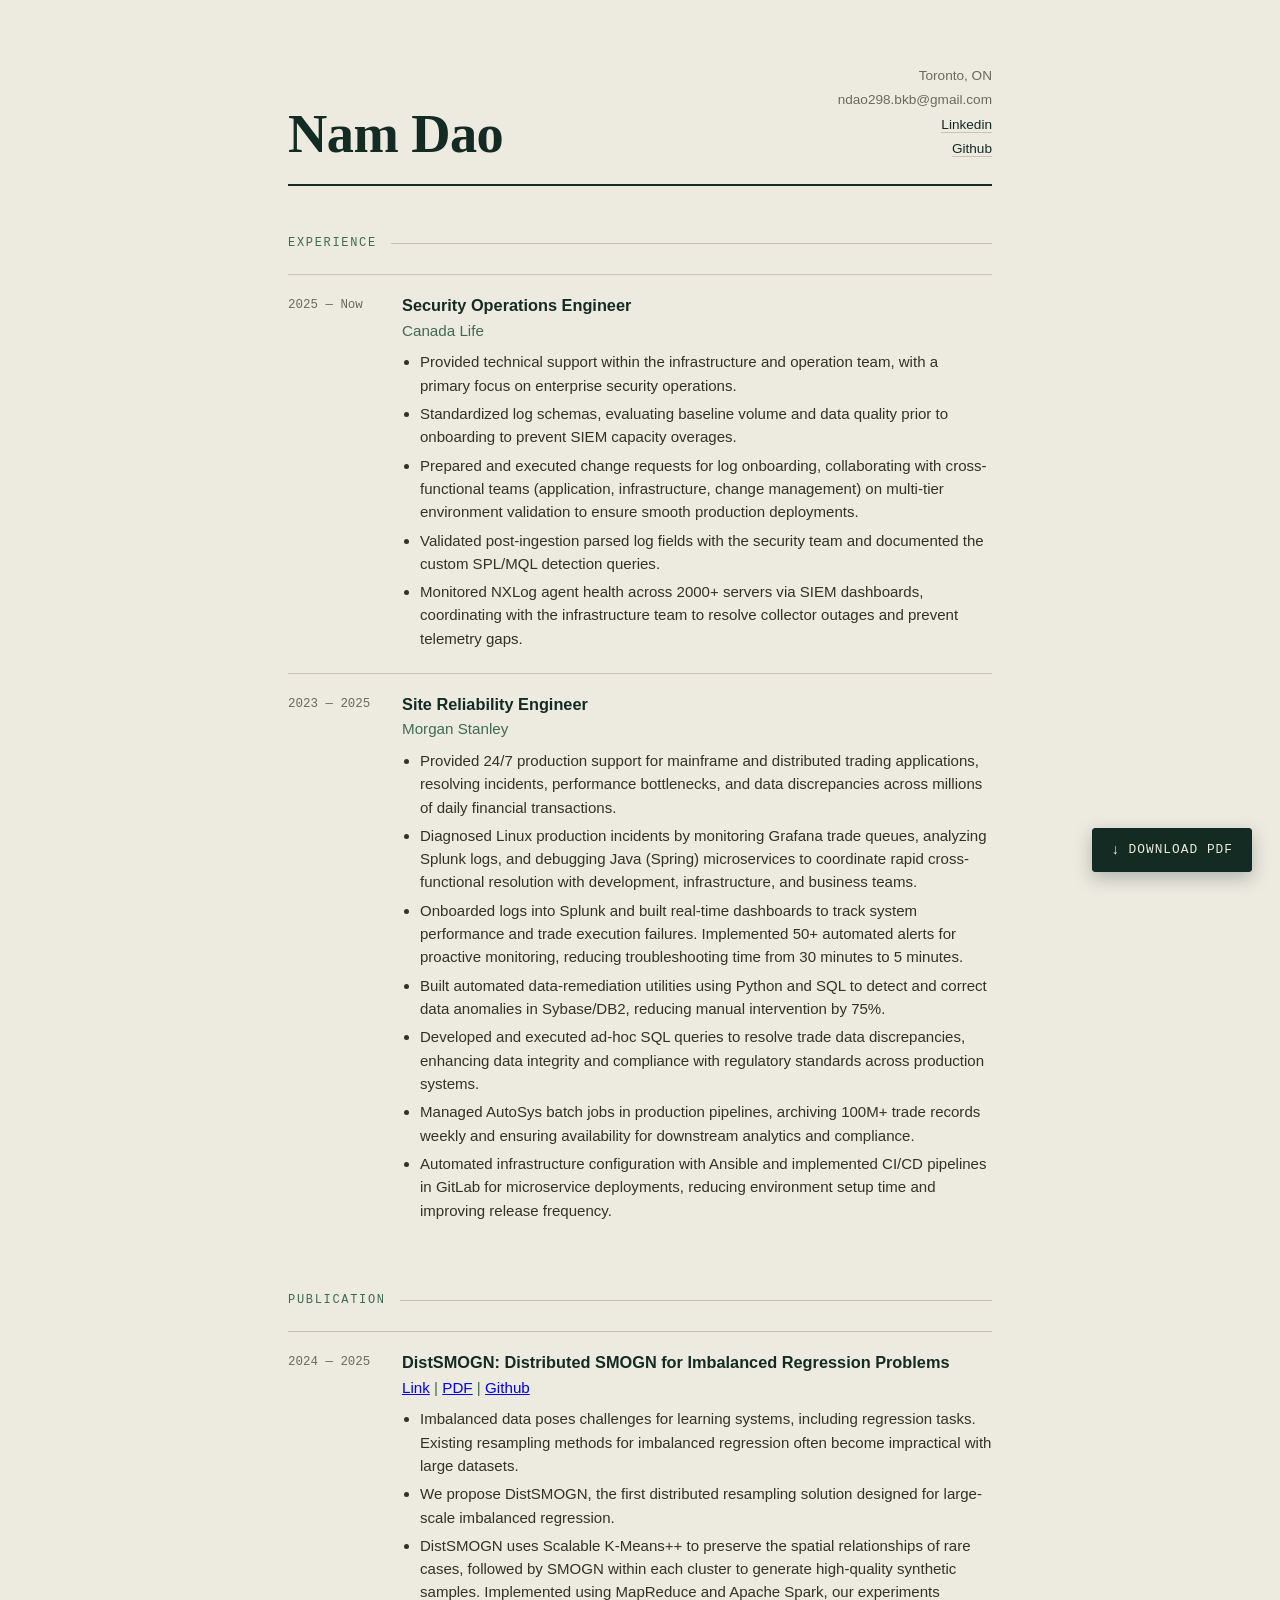
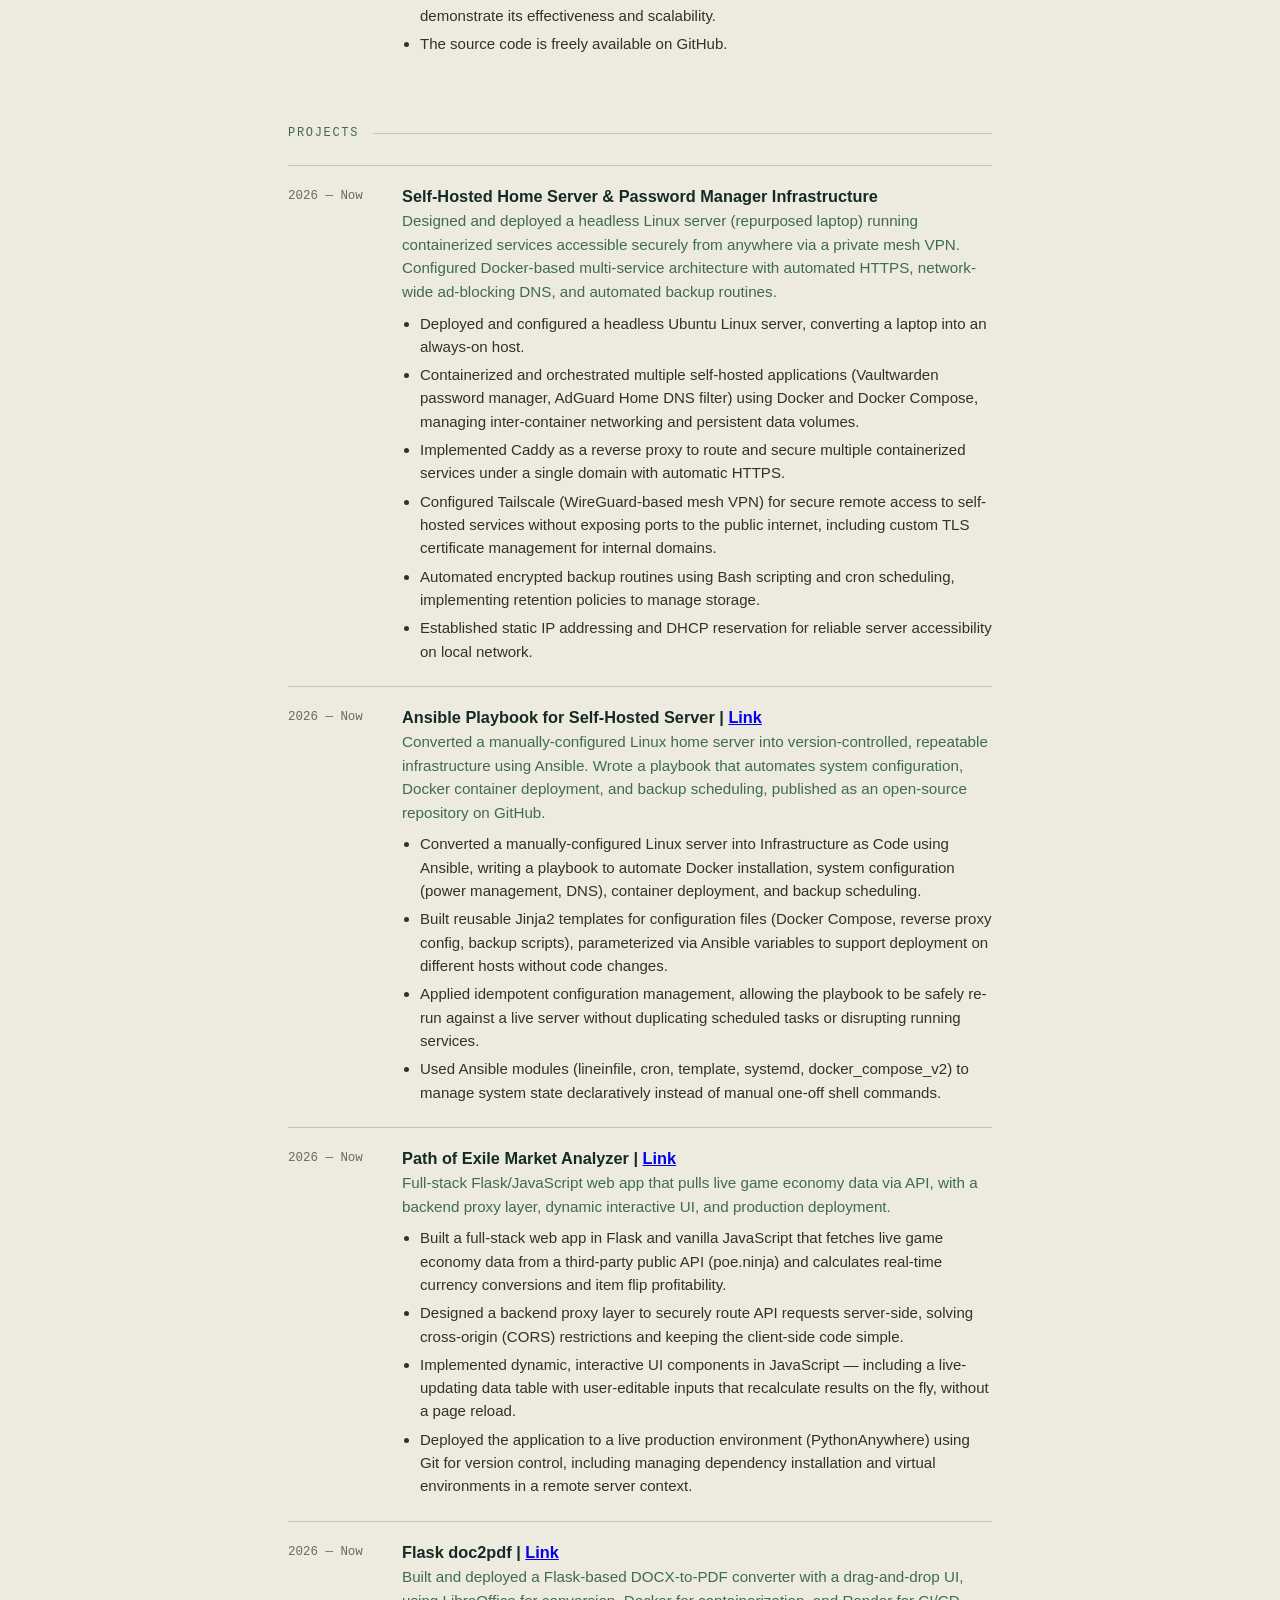
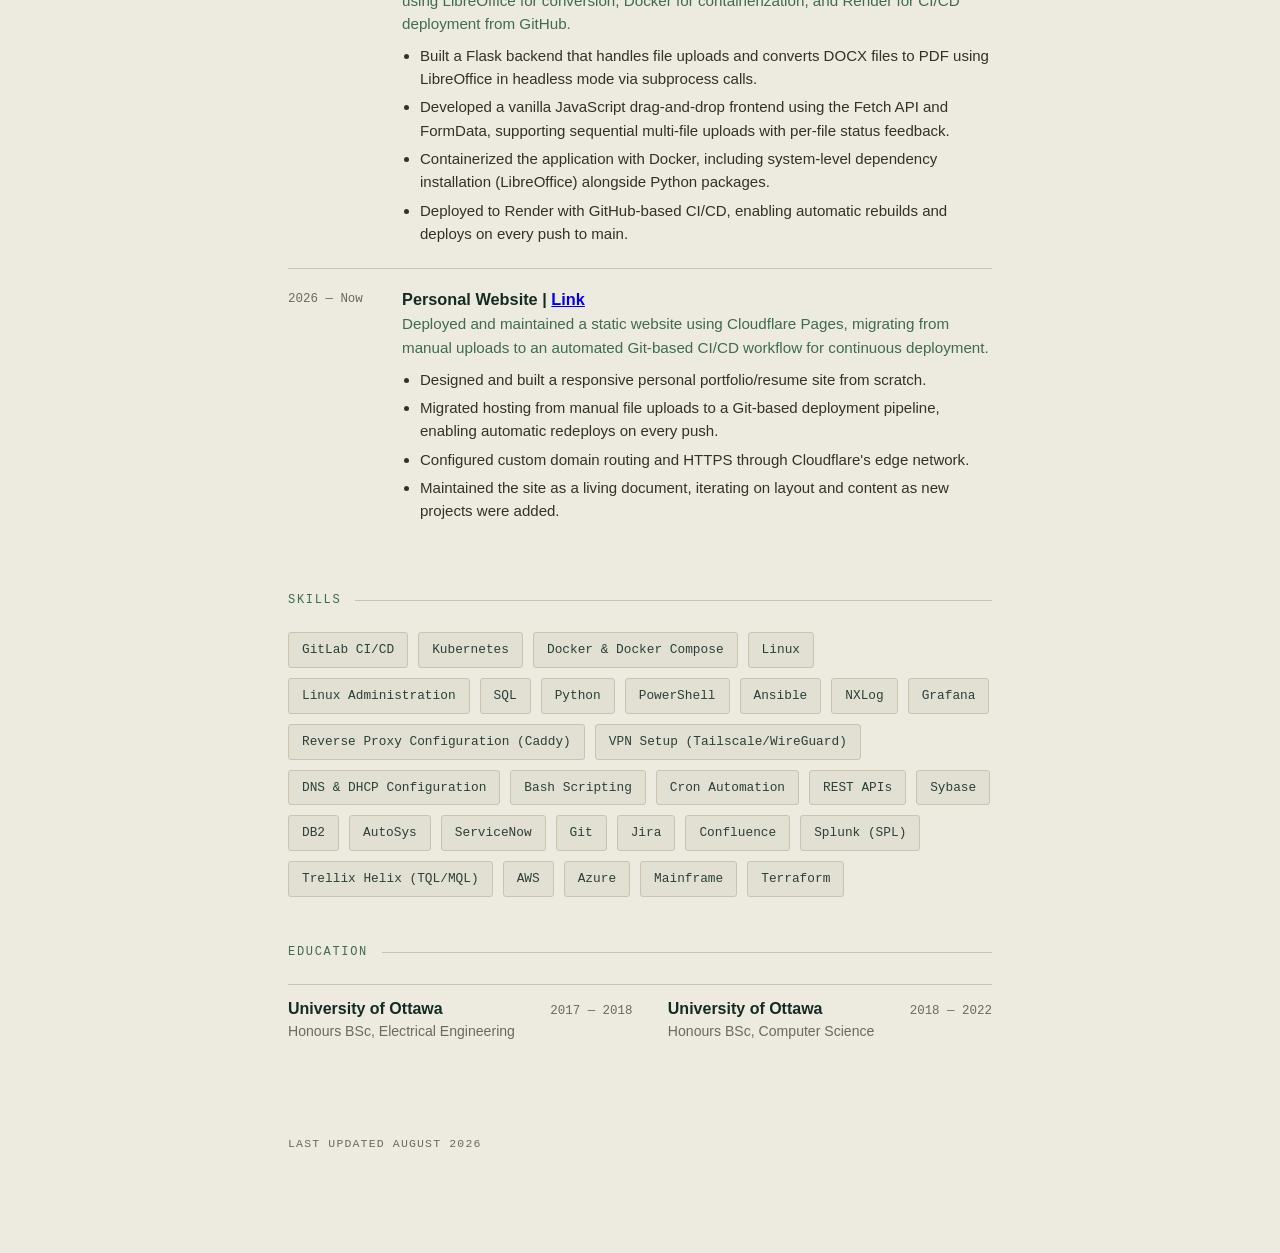
<file: resume.html>
<!DOCTYPE html>
<html lang="en">

<head>
    <meta charset="UTF-8">
    <link rel="stylesheet" href="style.css">
</head>

<body>
    <div class="wrap">
        <header class="fade-in">
            <div>
                <a href="index.html" class="name-link">
                    <div class="name">Nam Dao</div>
                </a>

            </div>
            <div class="contact">
                Toronto, ON<br>
                ndao298.bkb@gmail.com<br>
                <a href="https://www.linkedin.com/in/ndao1104/" target="_blank"
                    rel="noopener noreferrer">Linkedin</a><br>
                <a href="https://github.com/ndao1104" target="_blank" rel="noopener noreferrer">Github</a><br>
            </div>
        </header>

        <p class="summary fade-in">
            <!-- summary here maybe? -->
        </p>

        <section class="section fade-in">
            <div class="section-label">Experience</div>

            <div class="entry">
                <div class="entry-dates">2025 — Now</div>
                <div>
                    <div class="entry-title">Security Operations Engineer</div>
                    <div class="entry-org">Canada Life</div>
                    <ul>
                        <li>Provided technical support within the infrastructure and operation team, with a primary
                            focus on enterprise security operations.</li>
                        <li>Standardized log schemas, evaluating baseline volume and data quality prior to onboarding to
                            prevent SIEM capacity overages. </li>
                        <li>Prepared and executed change requests for log onboarding, collaborating with
                            cross-functional teams (application, infrastructure, change management) on multi-tier
                            environment validation to ensure smooth production deployments.</li>
                        <li>Validated post-ingestion parsed log fields with the security team and documented the custom
                            SPL/MQL detection queries.</li>
                        <li>Monitored NXLog agent health across 2000+ servers via SIEM dashboards, coordinating with the
                            infrastructure team to resolve collector outages and prevent telemetry gaps.</li>
                    </ul>
                </div>
            </div>

            <div class="entry">
                <div class="entry-dates">2023 — 2025</div>
                <div>
                    <div class="entry-title">Site Reliability Engineer</div>
                    <div class="entry-org">Morgan Stanley</div>
                    <ul>
                        <li>Provided 24/7 production support for mainframe and distributed trading applications,
                            resolving incidents, performance bottlenecks, and data discrepancies across millions of
                            daily financial transactions. </li>
                        <li>Diagnosed Linux production incidents by monitoring Grafana trade queues, analyzing Splunk
                            logs, and debugging Java (Spring) microservices to coordinate rapid cross-functional
                            resolution with development, infrastructure, and business teams.</li>
                        <li>Onboarded logs into Splunk and built real-time dashboards to track system performance and
                            trade execution failures. Implemented 50+ automated alerts for proactive monitoring,
                            reducing troubleshooting time from 30 minutes to 5 minutes.</li>
                        <li>Built automated data-remediation utilities using Python and SQL to detect and correct data
                            anomalies in Sybase/DB2, reducing manual intervention by 75%.</li>
                        <li>Developed and executed ad-hoc SQL queries to resolve trade data discrepancies, enhancing
                            data integrity and compliance with regulatory standards across production systems.</li>
                        <li>Managed AutoSys batch jobs in production pipelines, archiving 100M+ trade records weekly and
                            ensuring availability for downstream analytics and compliance.</li>
                        <li>Automated infrastructure configuration with Ansible and implemented CI/CD pipelines in
                            GitLab for microservice deployments, reducing environment setup time and improving release
                            frequency.</li>
                    </ul>
                </div>
            </div>
        </section>

        <section class="section">
            <div class="section-label">Publication</div>
            <div class="entry">
                <div class="entry-dates">2024 — 2025</div>
                <div>
                    <div class="entry-title">DistSMOGN: Distributed SMOGN for Imbalanced Regression Problems</div>
                    <div class="entry-org"><a href="https://proceedings.mlr.press/v183/song22a.html" target="_blank"
                            rel="noopener noreferrer">Link</a> | <a
                            href="https://proceedings.mlr.press/v183/song22a/song22a.pdf" target="_blank"
                            rel="noopener noreferrer">PDF</a> | <a
                            href="https://github.com/ndao1104/distributed-resampling" target="_blank"
                            rel="noopener noreferrer">Github</a>
                    </div>
                    <ul>
                        <li>Imbalanced data poses challenges for learning systems, including regression tasks. Existing
                            resampling
                            methods for imbalanced regression often become impractical with large datasets.</li>
                        <li>We propose
                            DistSMOGN, the first distributed resampling solution designed for large-scale imbalanced
                            regression.</li>
                        <li>DistSMOGN uses Scalable K-Means++ to preserve the spatial relationships of rare cases,
                            followed by SMOGN
                            within each cluster to generate high-quality synthetic samples. Implemented using MapReduce
                            and Apache
                            Spark, our experiments demonstrate its effectiveness and scalability.</li>
                        <li>The source code is freely available on GitHub.</li>

                    </ul>
                </div>
            </div>


        </section>
        <section class="section fade-in">
            <div class="section-label">Projects</div>

            <div class="entry">
                <div class="entry-dates">2026 — Now</div>
                <div>
                    <div class="entry-title">Self-Hosted Home Server & Password Manager Infrastructure</div>
                    <div class="entry-org">Designed and deployed a headless Linux server (repurposed laptop) running
                        containerized services accessible securely from anywhere via a private mesh VPN. Configured
                        Docker-based multi-service architecture with automated HTTPS, network-wide ad-blocking DNS, and
                        automated backup routines.</div>
                    <ul>
                        <li>Deployed and configured a headless Ubuntu Linux server, converting a laptop into an
                            always-on host.</li>
                        <li>Containerized and orchestrated multiple self-hosted applications (Vaultwarden password
                            manager, AdGuard Home DNS filter) using Docker and Docker Compose, managing inter-container
                            networking and persistent data volumes.</li>
                        <li>Implemented Caddy as a reverse proxy to route and secure multiple containerized services
                            under a single domain with automatic HTTPS.</li>
                        <li>Configured Tailscale (WireGuard-based mesh VPN) for secure remote access to self-hosted
                            services without exposing ports to the public internet, including custom TLS certificate
                            management for internal domains.</li>
                        <li>Automated encrypted backup routines using Bash scripting and cron scheduling, implementing
                            retention policies to manage storage.</li>
                        <li>Established static IP addressing and DHCP reservation for reliable server accessibility on
                            local network.</li>
                    </ul>
                </div>
            </div>

            <div class="entry">
                <div class="entry-dates">2026 — Now</div>
                <div>
                    <div class="entry-title">Ansible Playbook for Self-Hosted Server
                        | <a href="https://github.com/ndao1104/ansible-homeserver" target="_blank"
                            rel="noopener noreferrer">Link</a>
                    </div>
                    <div class="entry-org">Converted a manually-configured Linux home server into version-controlled,
                        repeatable infrastructure using Ansible. Wrote a playbook that automates
                        system configuration, Docker container deployment, and backup scheduling,
                        published as an open-source repository on GitHub.
                    </div>
                    <ul>
                        <li>Converted a manually-configured Linux server into Infrastructure as Code using Ansible,
                            writing a playbook to automate Docker installation, system configuration (power management,
                            DNS), container deployment, and backup scheduling.</li>
                        <li>Built reusable Jinja2 templates for configuration files (Docker Compose, reverse proxy
                            config, backup scripts), parameterized via Ansible variables to support deployment on
                            different hosts without code changes.</li>
                        <li> Applied idempotent configuration management, allowing the playbook to be safely re-run
                            against a live server without duplicating scheduled tasks or disrupting running services.
                        </li>
                        <li>Used Ansible modules (lineinfile, cron, template, systemd, docker_compose_v2) to manage
                            system state declaratively instead of manual one-off shell commands.</li>
                    </ul>
                </div>
            </div>

            <div class="entry">
                <div class="entry-dates">2026 — Now</div>
                <div>
                    <div class="entry-title">Path of Exile Market Analyzer
                        | <a href="https://ndao1104.pythonanywhere.com/" target="_blank"
                            rel="noopener noreferrer">Link</a></div>
                    <div class="entry-org">Full-stack Flask/JavaScript web app that pulls live game economy data via
                        API, with a backend proxy layer, dynamic interactive UI, and production deployment.</div>
                    <ul>
                        <li>Built a full-stack web app in Flask and vanilla JavaScript that fetches live game
                            economy
                            data from a third-party public API (poe.ninja) and calculates real-time currency
                            conversions
                            and item flip profitability.</li>
                        <li>Designed a backend proxy layer to securely route API requests server-side, solving
                            cross-origin (CORS) restrictions and keeping the client-side code simple.</li>
                        <li>Implemented dynamic, interactive UI components in JavaScript — including a live-updating
                            data table with user-editable inputs that recalculate results on the fly, without a page
                            reload.</li>
                        <li>Deployed the application to a live production environment (PythonAnywhere) using Git for
                            version control, including managing dependency installation and virtual environments in
                            a remote server context.</li>
                    </ul>
                </div>
            </div>

            <div class="entry">
                <div class="entry-dates">2026 — Now</div>
                <div>
                    <div class="entry-title">Flask doc2pdf
                        | <a href="https://flask-doc2pdf.onrender.com/" target="_blank"
                            rel="noopener noreferrer">Link</a>
                    </div>
                    <div class="entry-org">Built and deployed a Flask-based DOCX-to-PDF converter with a
                        drag-and-drop
                        UI, using LibreOffice for conversion, Docker for containerization, and Render for CI/CD
                        deployment from GitHub.</div>
                    <ul>
                        <li>Built a Flask backend that handles file uploads and converts DOCX files to PDF using
                            LibreOffice in headless mode via subprocess calls.</li>
                        <li>Developed a vanilla JavaScript drag-and-drop frontend using the Fetch API and FormData,
                            supporting sequential multi-file uploads with per-file status feedback.</li>
                        <li>Containerized the application with Docker, including system-level dependency
                            installation
                            (LibreOffice) alongside Python packages.</li>
                        <li>Deployed to Render with GitHub-based CI/CD, enabling automatic rebuilds and deploys on
                            every
                            push to main.</li>
                    </ul>
                </div>
            </div>

            <div class="entry">
                <div class="entry-dates">2026 — Now</div>
                <div>
                    <div class="entry-title">Personal Website
                        | <a href="https://resume.daonam.workers.dev/" target="_blank"
                            rel="noopener noreferrer">Link</a>
                    </div>
                    <div class="entry-org">Deployed and maintained a static website using Cloudflare Pages,
                        migrating
                        from manual uploads to an automated Git-based CI/CD workflow for continuous deployment.
                    </div>
                    <ul>
                        <li>Designed and built a responsive personal portfolio/resume site from scratch.</li>
                        <li>Migrated hosting from manual file uploads to a Git-based deployment pipeline, enabling
                            automatic redeploys on every push.</li>
                        <li>Configured custom domain routing and HTTPS through Cloudflare's edge network.</li>
                        <li>Maintained the site as a living document, iterating on layout and content as new
                            projects
                            were added.</li>
                    </ul>
                </div>
            </div>

        </section>

        </section>

        <section class="section fade-in">
            <div class="section-label">Skills</div>
            <div class="skills-grid">
                <span class="skill">GitLab CI/CD</span>
                <span class="skill">Kubernetes</span>
                <span class="skill">Docker & Docker Compose</span>
                <span class="skill">Linux</span>
                <span class="skill">Linux Administration</span>
                <span class="skill">SQL</span>
                <span class="skill">Python</span>
                <span class="skill">PowerShell</span>
                <span class="skill">Ansible</span>
                <span class="skill">NXLog</span>
                <span class="skill">Grafana</span>
                <span class="skill">Reverse Proxy Configuration (Caddy)</span>
                <span class="skill">VPN Setup (Tailscale/WireGuard)</span>
                <span class="skill">DNS & DHCP Configuration</span>
                <span class="skill">Bash Scripting</span>
                <span class="skill">Cron Automation</span>
                <span class="skill">REST APIs</span>
                <span class="skill">Sybase</span>
                <span class="skill">DB2</span>
                <span class="skill">AutoSys</span>
                <span class="skill">ServiceNow</span>
                <span class="skill">Git</span>
                <span class="skill">Jira</span>
                <span class="skill">Confluence</span>
                <span class="skill">Splunk (SPL)</span>
                <span class="skill">Trellix Helix (TQL/MQL)</span>
                <span class="skill">AWS</span>
                <span class="skill">Azure</span>
                <span class="skill">Mainframe</span>
                <span class="skill">Terraform</span>
            </div>
        </section>

        <section class="section">
            <div class="section-label">Education</div>
            <div class="edu-entry">
                <div>
                    <div class="edu-school">University of Ottawa</div>
                    <div class="edu-detail">Honours BSc, Electrical Engineering</div>
                </div>
                <div class="edu-dates">2017 — 2018</div>

                <div>
                    <div class="edu-school">University of Ottawa</div>
                    <div class="edu-detail">Honours BSc, Computer Science</div>
                </div>
                <div class="edu-dates">2018 — 2022</div>
            </div>
        </section>
        <footer>Last updated August 2026</footer>

        <a class="btn-download floating-download" href="resume.pdf" download>Download PDF</a>

    </div>
</body>

</html>
</file>
<file: style.css>
:root {
  --ink: #142B24;
  --paper: #EDEAE0;
  --paper-alt: #E2DFD3;
  --accent: #7A5C3E;
  --accent-2: #3F6B52;
  --rule: #C9C3B2;
  --muted: #6B6A5F;
}

* { box-sizing: border-box; margin: 0; padding: 0; }

body {
  background: var(--paper);
  color: var(--ink);
  font-family: 'Inter', sans-serif;
  line-height: 1.55;
  -webkit-font-smoothing: antialiased;
}

.wrap {
  max-width: 760px;
  margin: 0 auto;
  padding: 64px 28px 100px;
}

/* Header */
header {
  display: flex;
  justify-content: space-between;
  align-items: flex-end;
  gap: 24px;
  border-bottom: 2px solid var(--ink);
  padding-bottom: 22px;
  margin-bottom: 8px;
  flex-wrap: wrap;
}

.name-link {
  text-decoration: none;
  color: inherit;
}

.name-link:hover .name {
  color: var(--accent-2);
}

.name-link:hover .home-name {
  color: var(--accent-2);
}

.name {
  font-family: 'Fraunces', serif;
  font-weight: 700;
  font-size: clamp(2.4rem, 6vw, 3.4rem);
  letter-spacing: -0.01em;
  line-height: 1;
}

.role {
  font-family: 'IBM Plex Mono', monospace;
  font-size: 0.8rem;
  text-transform: uppercase;
  letter-spacing: 0.12em;
  color: var(--accent);
  margin-top: 10px;
}

.contact {
  text-align: right;
  font-size: 0.85rem;
  color: var(--muted);
  line-height: 1.8;
}

.contact a { color: var(--ink); text-decoration: none; border-bottom: 1px solid var(--rule); }
.contact a:hover { border-color: var(--accent); color: var(--accent); }

/* Summary */
.summary {
  font-family: 'Fraunces', serif;
  font-size: 1.15rem;
  font-weight: 400;
  max-width: 60ch;
  margin: 28px 0 48px;
  color: #2B4038;
}

/* Section labels */
.section { margin-top: 46px; }

.section-label {
  font-family: 'IBM Plex Mono', monospace;
  font-size: 0.75rem;
  text-transform: uppercase;
  letter-spacing: 0.14em;
  color: var(--accent-2);
  display: flex;
  align-items: center;
  gap: 14px;
  margin-bottom: 22px;
}

.section-label::after {
  content: "";
  flex: 1;
  height: 1px;
  background: var(--rule);
}

/* Experience entries */
.entry {
  display: grid;
  grid-template-columns: 96px 1fr;
  gap: 18px;
  padding: 18px 0;
  border-top: 1px solid var(--rule);
}
.entry:first-of-type { border-top: none; }

.entry-dates {
  font-family: 'IBM Plex Mono', monospace;
  font-size: 0.78rem;
  color: var(--muted);
  padding-top: 3px;
}

.entry-title {
  font-weight: 600;
  font-size: 1.02rem;
}

.entry-org {
  color: var(--accent-2);
  font-weight: 500;
  font-size: 0.95rem;
  margin-bottom: 8px;
}

.entry ul {
  padding-left: 18px;
  color: #333226;
  font-size: 0.94rem;
}
.entry li { margin-bottom: 5px; }

/* Skills */
.skills-grid {
  display: flex;
  flex-wrap: wrap;
  gap: 10px;
}

.skill {
  font-family: 'IBM Plex Mono', monospace;
  font-size: 0.8rem;
  background: var(--paper-alt);
  border: 1px solid var(--rule);
  padding: 7px 13px;
  border-radius: 3px;
  color: #2B4038;
}

/* Education */
.edu-entry {
  display: flex;
  justify-content: space-between;
  align-items: baseline;
  padding: 12px 0;
  border-top: 1px solid var(--rule);
  flex-wrap: wrap;
  gap: 6px;
}
.edu-entry:first-of-type { border-top: none; }
.edu-school { font-weight: 600; }
.edu-detail { color: var(--muted); font-size: 0.88rem; }
.edu-dates {
  font-family: 'IBM Plex Mono', monospace;
  font-size: 0.78rem;
  color: var(--muted);
}

footer {
  margin-top: 60px;
  padding-top: 20px;
  /* border-top: 1px solid var(--rule); */
  font-family: 'IBM Plex Mono', monospace;
  font-size: 0.72rem;
  color: var(--muted);
  text-transform: uppercase;
  letter-spacing: 0.1em;
}

/* Home / landing page */
body.home {
  min-height: 100vh;
  display: flex;
  align-items: center;
}

.home-wrap {
  max-width: 480px;
  margin: 0 auto;
  padding: 48px 28px;
}

.home-name {
  font-family: 'Fraunces', serif;
  font-weight: 700;
  font-size: clamp(2.4rem, 7vw, 3.6rem);
  letter-spacing: -0.01em;
  line-height: 1;
}

.home-tagline {
  font-family: 'Fraunces', serif;
  font-size: 1.05rem;
  color: #2B4038;
  margin: 16px 0 40px;
  max-width: 40ch;
}

.home-links {
  display: flex;
  flex-direction: column;
  border-top: 1px solid var(--rule);
}

.home-link {
  display: flex;
  justify-content: space-between;
  align-items: baseline;
  gap: 16px;
  padding: 18px 0;
  border-bottom: 1px solid var(--rule);
  text-decoration: none;
  color: var(--ink);
}

.home-link-label {
  font-weight: 600;
  font-size: 1.05rem;
}

.home-link-note {
  font-family: 'IBM Plex Mono', monospace;
  font-size: 0.78rem;
  color: var(--muted);
  text-align: right;
}

.home-link:hover .home-link-label { color: var(--accent-2); }
.home-link:hover .home-link-note { color: var(--accent); }

.home-footer {
  margin-top: 40px;
  font-family: 'IBM Plex Mono', monospace;
  font-size: 0.72rem;
  color: var(--muted);
  text-transform: uppercase;
  letter-spacing: 0.1em;
}

@media (max-width: 420px) {
  .home-link { flex-direction: column; gap: 2px; }
  .home-link-note { text-align: left; }
}

@media print {
  body { background: white; }
  .wrap { padding: 20px; max-width: 100%; }
  .floating-download { display: none; }
}

@media (max-width: 560px) {
  .contact { text-align: left; }
  header { flex-direction: column; align-items: flex-start; }
  .entry { grid-template-columns: 1fr; gap: 4px; }
}

@media (prefers-reduced-motion: no-preference) {
  .fade-in { animation: fadeIn 0.6s ease-out both; }
  .fade-in:nth-child(1) { animation-delay: 0.02s; }
  .fade-in:nth-child(2) { animation-delay: 0.08s; }
  .fade-in:nth-child(3) { animation-delay: 0.14s; }
  .fade-in:nth-child(4) { animation-delay: 0.20s; }
  @keyframes fadeIn {
    from { opacity: 0; transform: translateY(6px); }
    to { opacity: 1; transform: translateY(0); }
  }
}


/* Download button */
.btn-download {
  display: inline-flex;
  align-items: center;
  gap: 8px;
  font-family: 'IBM Plex Mono', monospace;
  font-size: 0.8rem;
  text-transform: uppercase;
  letter-spacing: 0.08em;
  color: var(--paper);
  background: var(--ink);
  border: 1px solid var(--ink);
  padding: 10px 18px;
  border-radius: 3px;
  text-decoration: none;
  transition: background 0.15s ease, color 0.15s ease;
}

.btn-download:hover {
  background: var(--accent-2);
  border-color: var(--accent-2);
}

.btn-download::before {
  content: "↓";
  font-size: 0.9rem;
}

.floating-download {
  position: fixed;
  bottom: 28px;
  right: 28px;
  z-index: 100;
  box-shadow: 0 6px 18px rgba(20, 43, 36, 0.28);
}

.floating-download:hover {
  box-shadow: 0 6px 18px rgba(63, 107, 82, 0.35);
}

@media (max-width: 560px) {
  .floating-download {
    bottom: 16px;
    right: 16px;
    padding: 10px 14px;
    font-size: 0.72rem;
  }
}
</file>
